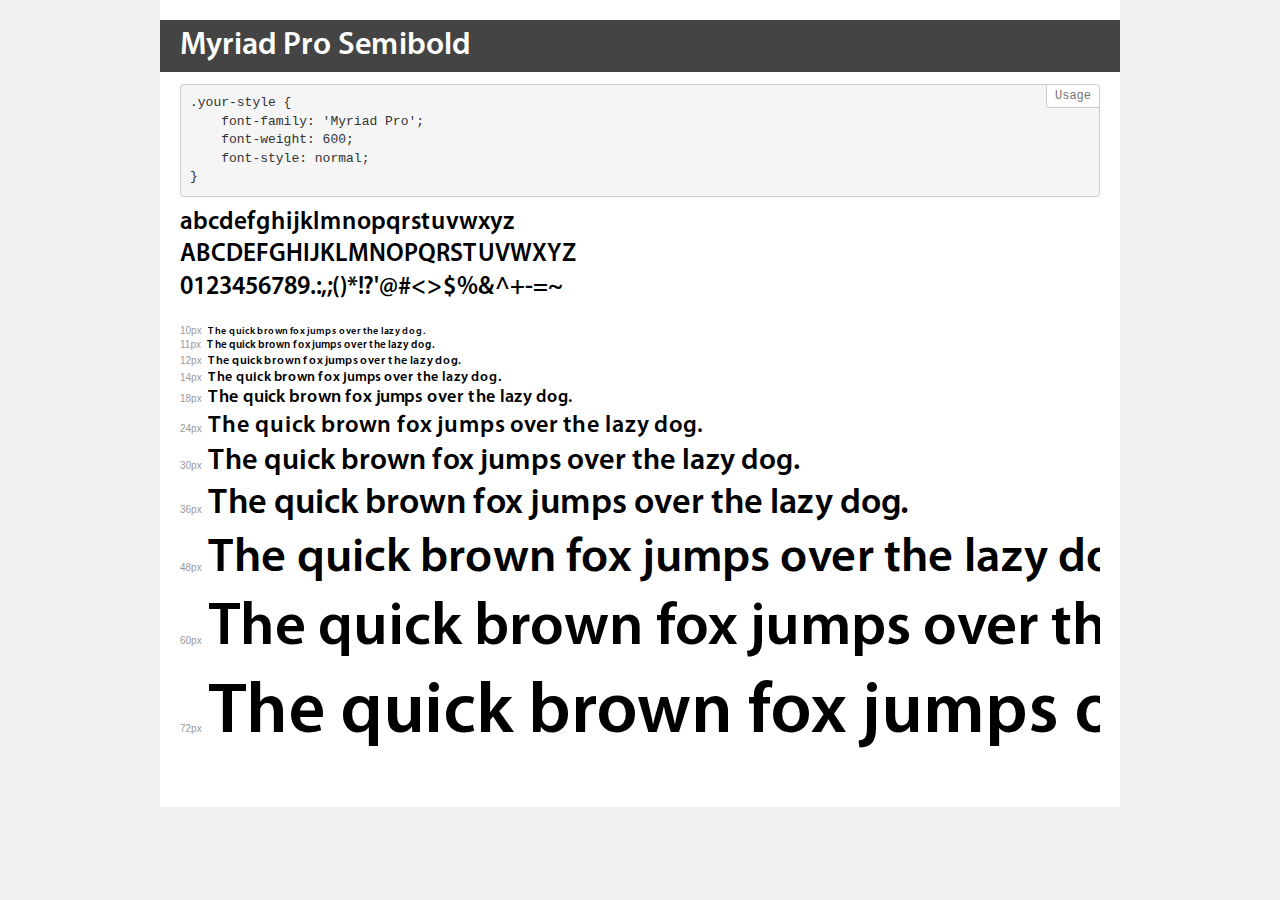
<file: fonts/myriad_pro/demo.html>
<!DOCTYPE html>
<html>
<head>
    <meta charset="utf-8">
    <meta http-equiv="X-UA-Compatible" content="IE=edge">
    <meta name="viewport" content="width=device-width, initial-scale=1">
    <meta name="robots" content="noindex, noarchive">
    <meta name="format-detection" content="telephone=no">
    <title>Transfonter demo</title>
    <link href="stylesheet.css" rel="stylesheet">
    <style>
        /*
        http://meyerweb.com/eric/tools/css/reset/
        v2.0 | 20110126
        License: none (public domain)
        */
        html, body, div, span, applet, object, iframe,
        h1, h2, h3, h4, h5, h6, p, blockquote, pre,
        a, abbr, acronym, address, big, cite, code,
        del, dfn, em, img, ins, kbd, q, s, samp,
        small, strike, strong, sub, sup, tt, var,
        b, u, i, center,
        dl, dt, dd, ol, ul, li,
        fieldset, form, label, legend,
        table, caption, tbody, tfoot, thead, tr, th, td,
        article, aside, canvas, details, embed,
        figure, figcaption, footer, header, hgroup,
        menu, nav, output, ruby, section, summary,
        time, mark, audio, video {
            margin: 0;
            padding: 0;
            border: 0;
            font-size: 100%;
            font: inherit;
            vertical-align: baseline;
        }
        /* HTML5 display-role reset for older browsers */
        article, aside, details, figcaption, figure,
        footer, header, hgroup, menu, nav, section {
            display: block;
        }
        body {
            line-height: 1;
        }
        ol, ul {
            list-style: none;
        }
        blockquote, q {
            quotes: none;
        }
        blockquote:before, blockquote:after,
        q:before, q:after {
            content: '';
            content: none;
        }
        table {
            border-collapse: collapse;
            border-spacing: 0;
        }
        /* common styles */
        body {
            background: #f1f1f1;
            color: #000;
        }
        .page {
            background: #fff;
            width: 920px;
            margin: 0 auto;
            padding: 20px 20px 0 20px;
            overflow: hidden;
        }
        .font-container {
            overflow-x: auto;
            overflow-y: hidden;
            margin-bottom: 40px;
            line-height: 1.3;
            white-space: nowrap;
            padding-bottom: 5px;
        }
        h1 {
            position: relative;
            background: #444;
            font-size: 32px;
            color: #fff;
            padding: 10px 20px;
            margin: 0 -20px 12px -20px;
        }
        .letters {
            font-size: 25px;
            margin-bottom: 20px;
        }
        .s10:before {
            content: '10px';
        }
        .s11:before {
            content: '11px';
        }
        .s12:before {
            content: '12px';
        }
        .s14:before {
            content: '14px';
        }
        .s18:before {
            content: '18px';
        }
        .s24:before {
            content: '24px';
        }
        .s30:before {
            content: '30px';
        }
        .s36:before {
            content: '36px';
        }
        .s48:before {
            content: '48px';
        }
        .s60:before {
            content: '60px';
        }
        .s72:before {
            content: '72px';
        }
        .s10:before, .s11:before, .s12:before, .s14:before,
        .s18:before, .s24:before, .s30:before, .s36:before,
        .s48:before, .s60:before, .s72:before {
            font-family: Arial, sans-serif;
            font-size: 10px;
            font-weight: normal;
            font-style: normal;
            color: #999;
            padding-right: 6px;
        }
        pre {
            display: block;
            position: relative;
            padding: 9px;
            margin: 0 0 10px;
            font-family: Monaco, Menlo, Consolas, "Courier New", monospace !important;
            font-size: 13px;
            line-height: 1.428571429;
            color: #333;
            font-weight: normal !important;
            font-style: normal !important;
            background-color: #f5f5f5;
            border: 1px solid #ccc;
            overflow-x: auto;
            border-radius: 4px;
        }
        pre:after {
            display: block;
            position: absolute;
            right: 0;
            top: 0;
            content: 'Usage';
            line-height: 1;
            padding: 5px 8px;
            font-size: 12px;
            color: #767676;
            background-color: #fff;
            border: 1px solid #ccc;
            border-right: none;
            border-top: none;
            border-radius: 0 4px 0 4px;
            z-index: 10;
        }
        /* responsive */
        @media (max-width: 959px) {
            .page {
                width: auto;
                margin: 0;
            }
        }
    </style>
</head>
<body>
<div class="page">
    <div class="demo" style="font-family: 'Myriad Pro'; font-weight: 600; font-style: normal;">
        <h1>Myriad Pro Semibold</h1>
        <pre>.your-style {
    font-family: 'Myriad Pro';
    font-weight: 600;
    font-style: normal;
}</pre>
        <div class="font-container">
            <p class="letters">
                abcdefghijklmnopqrstuvwxyz<br>
ABCDEFGHIJKLMNOPQRSTUVWXYZ<br>
                0123456789.:,;()*!?'@#<>$%&^+-=~
            </p>
            <p class="s10" style="font-size: 10px;">The quick brown fox jumps over the lazy dog.</p>
            <p class="s11" style="font-size: 11px;">The quick brown fox jumps over the lazy dog.</p>
            <p class="s12" style="font-size: 12px;">The quick brown fox jumps over the lazy dog.</p>
            <p class="s14" style="font-size: 14px;">The quick brown fox jumps over the lazy dog.</p>
            <p class="s18" style="font-size: 18px;">The quick brown fox jumps over the lazy dog.</p>
            <p class="s24" style="font-size: 24px;">The quick brown fox jumps over the lazy dog.</p>
            <p class="s30" style="font-size: 30px;">The quick brown fox jumps over the lazy dog.</p>
            <p class="s36" style="font-size: 36px;">The quick brown fox jumps over the lazy dog.</p>
            <p class="s48" style="font-size: 48px;">The quick brown fox jumps over the lazy dog.</p>
            <p class="s60" style="font-size: 60px;">The quick brown fox jumps over the lazy dog.</p>
            <p class="s72" style="font-size: 72px;">The quick brown fox jumps over the lazy dog.</p>
        </div>
    </div>
</div>
</body>
</html>
</file>
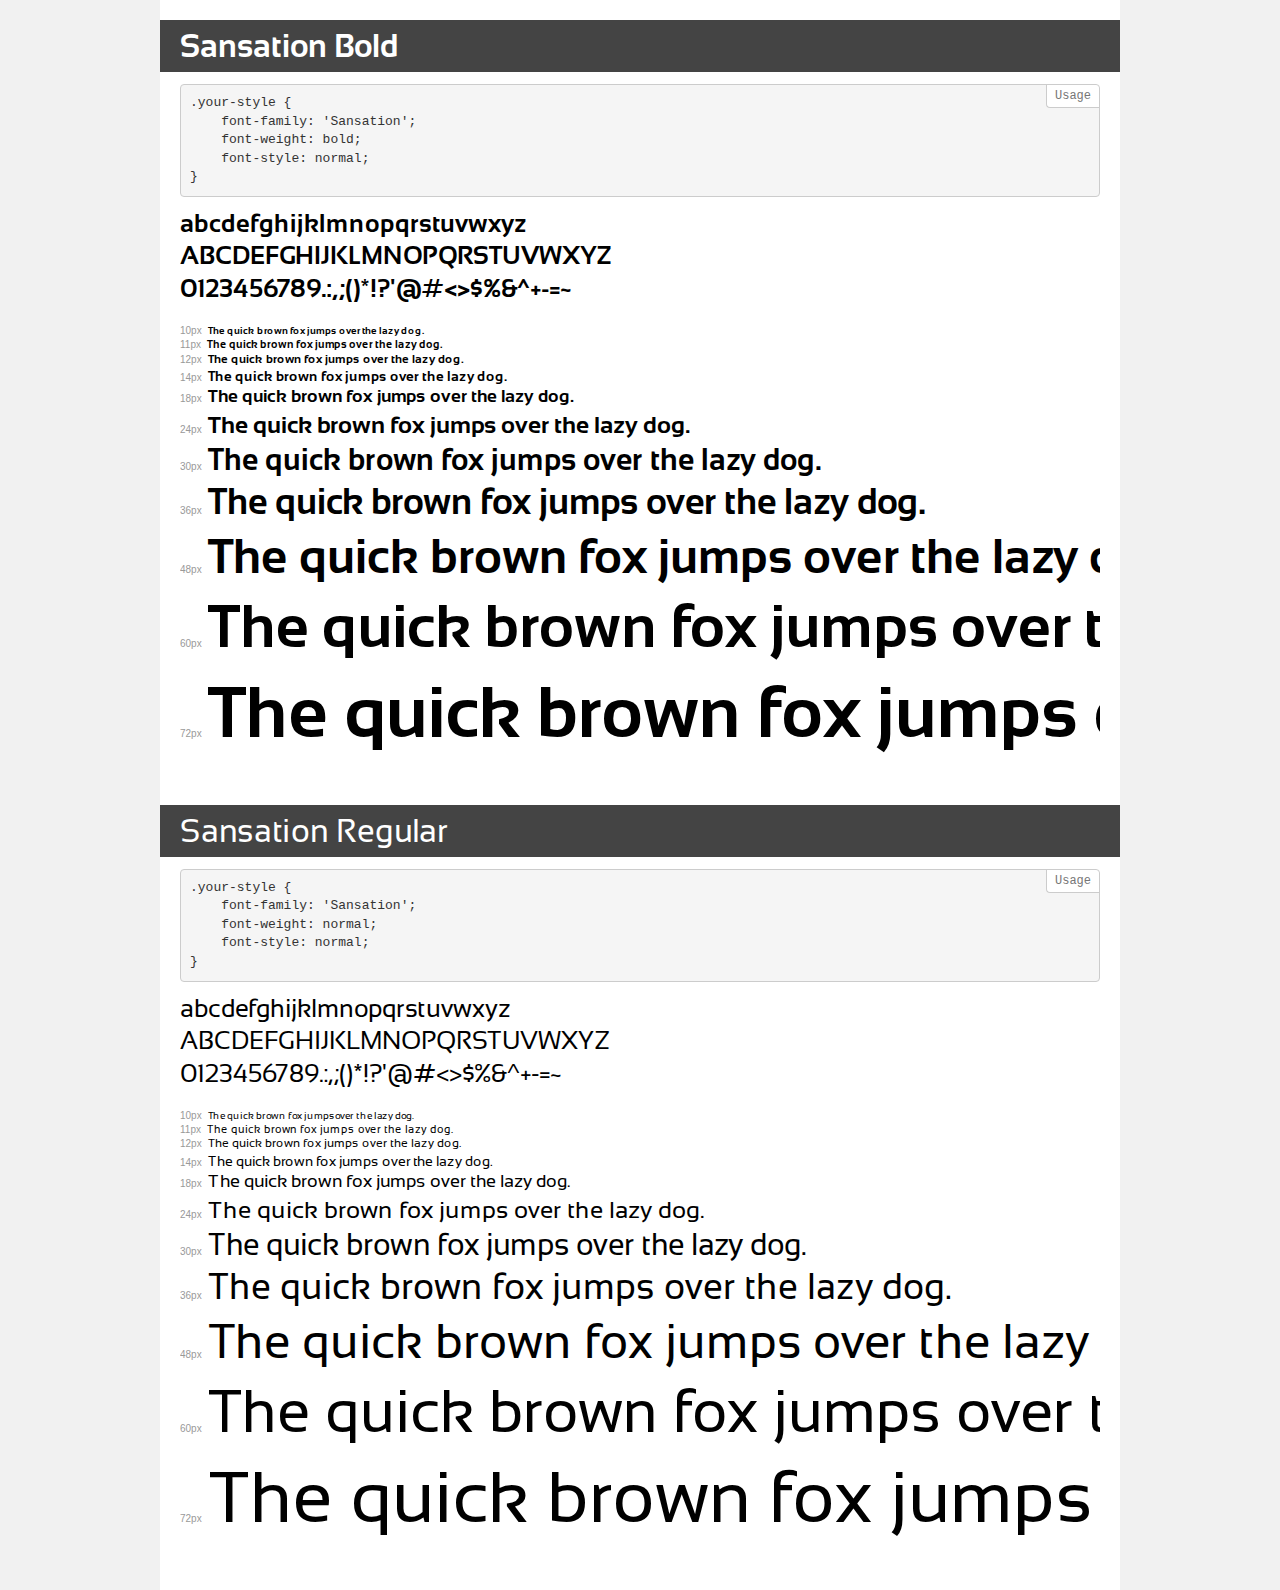
<file: fonts/sansation/demo.html>
<!DOCTYPE html>
<html>
<head>
    <meta charset="utf-8">
    <meta http-equiv="X-UA-Compatible" content="IE=edge">
    <meta name="viewport" content="width=device-width, initial-scale=1">
    <meta name="robots" content="noindex, noarchive">
    <meta name="format-detection" content="telephone=no">
    <title>Transfonter demo</title>
    <link href="stylesheet.css" rel="stylesheet">
    <style>
        /*
        http://meyerweb.com/eric/tools/css/reset/
        v2.0 | 20110126
        License: none (public domain)
        */
        html, body, div, span, applet, object, iframe,
        h1, h2, h3, h4, h5, h6, p, blockquote, pre,
        a, abbr, acronym, address, big, cite, code,
        del, dfn, em, img, ins, kbd, q, s, samp,
        small, strike, strong, sub, sup, tt, var,
        b, u, i, center,
        dl, dt, dd, ol, ul, li,
        fieldset, form, label, legend,
        table, caption, tbody, tfoot, thead, tr, th, td,
        article, aside, canvas, details, embed,
        figure, figcaption, footer, header, hgroup,
        menu, nav, output, ruby, section, summary,
        time, mark, audio, video {
            margin: 0;
            padding: 0;
            border: 0;
            font-size: 100%;
            font: inherit;
            vertical-align: baseline;
        }
        /* HTML5 display-role reset for older browsers */
        article, aside, details, figcaption, figure,
        footer, header, hgroup, menu, nav, section {
            display: block;
        }
        body {
            line-height: 1;
        }
        ol, ul {
            list-style: none;
        }
        blockquote, q {
            quotes: none;
        }
        blockquote:before, blockquote:after,
        q:before, q:after {
            content: '';
            content: none;
        }
        table {
            border-collapse: collapse;
            border-spacing: 0;
        }
        /* common styles */
        body {
            background: #f1f1f1;
            color: #000;
        }
        .page {
            background: #fff;
            width: 920px;
            margin: 0 auto;
            padding: 20px 20px 0 20px;
            overflow: hidden;
        }
        .font-container {
            overflow-x: auto;
            overflow-y: hidden;
            margin-bottom: 40px;
            line-height: 1.3;
            white-space: nowrap;
            padding-bottom: 5px;
        }
        h1 {
            position: relative;
            background: #444;
            font-size: 32px;
            color: #fff;
            padding: 10px 20px;
            margin: 0 -20px 12px -20px;
        }
        .letters {
            font-size: 25px;
            margin-bottom: 20px;
        }
        .s10:before {
            content: '10px';
        }
        .s11:before {
            content: '11px';
        }
        .s12:before {
            content: '12px';
        }
        .s14:before {
            content: '14px';
        }
        .s18:before {
            content: '18px';
        }
        .s24:before {
            content: '24px';
        }
        .s30:before {
            content: '30px';
        }
        .s36:before {
            content: '36px';
        }
        .s48:before {
            content: '48px';
        }
        .s60:before {
            content: '60px';
        }
        .s72:before {
            content: '72px';
        }
        .s10:before, .s11:before, .s12:before, .s14:before,
        .s18:before, .s24:before, .s30:before, .s36:before,
        .s48:before, .s60:before, .s72:before {
            font-family: Arial, sans-serif;
            font-size: 10px;
            font-weight: normal;
            font-style: normal;
            color: #999;
            padding-right: 6px;
        }
        pre {
            display: block;
            position: relative;
            padding: 9px;
            margin: 0 0 10px;
            font-family: Monaco, Menlo, Consolas, "Courier New", monospace !important;
            font-size: 13px;
            line-height: 1.428571429;
            color: #333;
            font-weight: normal !important;
            font-style: normal !important;
            background-color: #f5f5f5;
            border: 1px solid #ccc;
            overflow-x: auto;
            border-radius: 4px;
        }
        pre:after {
            display: block;
            position: absolute;
            right: 0;
            top: 0;
            content: 'Usage';
            line-height: 1;
            padding: 5px 8px;
            font-size: 12px;
            color: #767676;
            background-color: #fff;
            border: 1px solid #ccc;
            border-right: none;
            border-top: none;
            border-radius: 0 4px 0 4px;
            z-index: 10;
        }
        /* responsive */
        @media (max-width: 959px) {
            .page {
                width: auto;
                margin: 0;
            }
        }
    </style>
</head>
<body>
<div class="page">
    <div class="demo" style="font-family: 'Sansation'; font-weight: bold; font-style: normal;">
        <h1>Sansation Bold</h1>
        <pre>.your-style {
    font-family: 'Sansation';
    font-weight: bold;
    font-style: normal;
}</pre>
        <div class="font-container">
            <p class="letters">
                abcdefghijklmnopqrstuvwxyz<br>
ABCDEFGHIJKLMNOPQRSTUVWXYZ<br>
                0123456789.:,;()*!?'@#<>$%&^+-=~
            </p>
            <p class="s10" style="font-size: 10px;">The quick brown fox jumps over the lazy dog.</p>
            <p class="s11" style="font-size: 11px;">The quick brown fox jumps over the lazy dog.</p>
            <p class="s12" style="font-size: 12px;">The quick brown fox jumps over the lazy dog.</p>
            <p class="s14" style="font-size: 14px;">The quick brown fox jumps over the lazy dog.</p>
            <p class="s18" style="font-size: 18px;">The quick brown fox jumps over the lazy dog.</p>
            <p class="s24" style="font-size: 24px;">The quick brown fox jumps over the lazy dog.</p>
            <p class="s30" style="font-size: 30px;">The quick brown fox jumps over the lazy dog.</p>
            <p class="s36" style="font-size: 36px;">The quick brown fox jumps over the lazy dog.</p>
            <p class="s48" style="font-size: 48px;">The quick brown fox jumps over the lazy dog.</p>
            <p class="s60" style="font-size: 60px;">The quick brown fox jumps over the lazy dog.</p>
            <p class="s72" style="font-size: 72px;">The quick brown fox jumps over the lazy dog.</p>
        </div>
    </div>
    <div class="demo" style="font-family: 'Sansation'; font-weight: normal; font-style: normal;">
        <h1>Sansation Regular</h1>
        <pre>.your-style {
    font-family: 'Sansation';
    font-weight: normal;
    font-style: normal;
}</pre>
        <div class="font-container">
            <p class="letters">
                abcdefghijklmnopqrstuvwxyz<br>
ABCDEFGHIJKLMNOPQRSTUVWXYZ<br>
                0123456789.:,;()*!?'@#<>$%&^+-=~
            </p>
            <p class="s10" style="font-size: 10px;">The quick brown fox jumps over the lazy dog.</p>
            <p class="s11" style="font-size: 11px;">The quick brown fox jumps over the lazy dog.</p>
            <p class="s12" style="font-size: 12px;">The quick brown fox jumps over the lazy dog.</p>
            <p class="s14" style="font-size: 14px;">The quick brown fox jumps over the lazy dog.</p>
            <p class="s18" style="font-size: 18px;">The quick brown fox jumps over the lazy dog.</p>
            <p class="s24" style="font-size: 24px;">The quick brown fox jumps over the lazy dog.</p>
            <p class="s30" style="font-size: 30px;">The quick brown fox jumps over the lazy dog.</p>
            <p class="s36" style="font-size: 36px;">The quick brown fox jumps over the lazy dog.</p>
            <p class="s48" style="font-size: 48px;">The quick brown fox jumps over the lazy dog.</p>
            <p class="s60" style="font-size: 60px;">The quick brown fox jumps over the lazy dog.</p>
            <p class="s72" style="font-size: 72px;">The quick brown fox jumps over the lazy dog.</p>
        </div>
    </div>
</div>
</body>
</html>
</file>
<file: fonts/myriad_pro/stylesheet.css>
@font-face {
    font-family: 'Myriad Pro';
    src: url('MyriadPro-Semibold.eot');
    src: url('MyriadPro-Semibold.eot?#iefix') format('embedded-opentype'),
        url('MyriadPro-Semibold.woff') format('woff'),
        url('MyriadPro-Semibold.ttf') format('truetype'),
        url('MyriadPro-Semibold.svg#MyriadPro-Semibold') format('svg');
    font-weight: 600;
    font-style: normal;
}
</file>
<file: fonts/sansation/stylesheet.css>
@font-face {
    font-family: 'Sansation';
    src: url('SansationBold.eot');
    src: url('SansationBold.eot?#iefix') format('embedded-opentype'),
        url('SansationBold.woff') format('woff'),
        url('SansationBold.svg#SansationBold') format('svg');
    font-weight: bold;
    font-style: normal;
}

@font-face {
    font-family: 'Sansation';
    src: url('SansationRegular.eot');
    src: url('SansationRegular.eot?#iefix') format('embedded-opentype'),
        url('SansationRegular.woff') format('woff'),
        url('SansationRegular.svg#SansationRegular') format('svg');
    font-weight: normal;
    font-style: normal;
}
</file>
